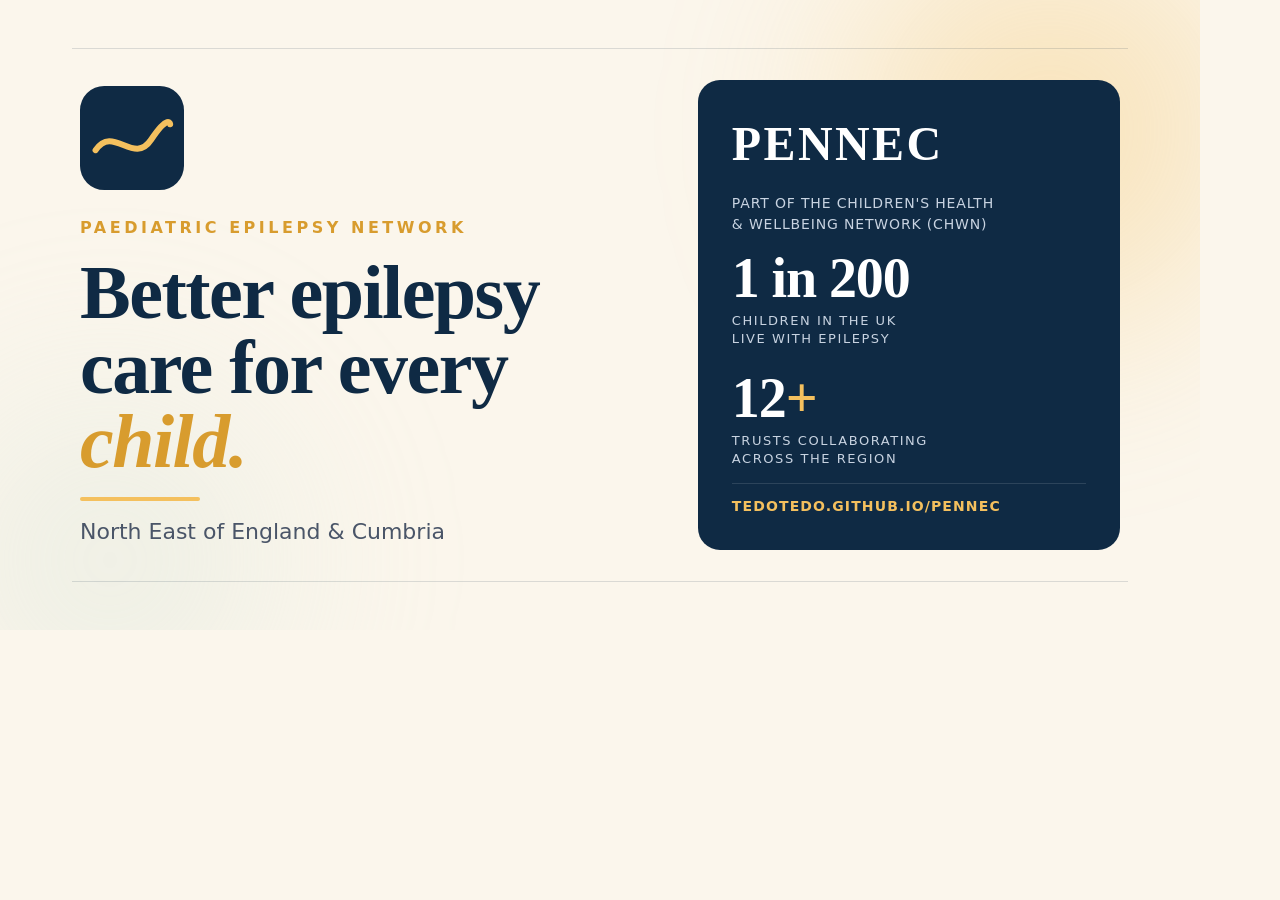
<file: og-card/index.html>
<!doctype html>
<html lang="en-GB">
<head>
<meta charset="utf-8" />
<title>PENNEC — Social card 1200x630</title>
<style>
  html, body { margin: 0; padding: 0; background: #fbf6ec; }
</style>
</head>
<body>

<div data-composition-id="pennec-og" data-width="1200" data-height="630" data-start="0" data-duration="1">

  <div class="bg">
    <div class="glow glow-a"></div>
    <div class="glow glow-b"></div>
    <div class="rule rule-top"></div>
    <div class="rule rule-bottom"></div>
  </div>

  <div class="card">
    <div class="card-left">
      <div class="mark">
        <svg viewBox="0 0 120 120" width="104" height="104">
          <rect width="120" height="120" rx="28" fill="#0f2a44"/>
          <path d="M18 74 C38 44, 62 92, 82 62 S 104 44, 104 44" fill="none" stroke="#f4c05e" stroke-width="7" stroke-linecap="round"/>
        </svg>
      </div>
      <p class="eyebrow">Paediatric Epilepsy Network</p>
      <h1 class="title">
        <span>Better</span> <span>epilepsy</span><br/>
        <span>care</span> <span>for</span> <span>every</span><br/>
        <span class="accent">child.</span>
      </h1>
      <div class="underline"></div>
      <p class="sub">North East of England &amp; Cumbria</p>
    </div>

    <div class="card-right">
      <p class="brand">PENNEC</p>
      <p class="brand-meta">Part of the Children's Health<br/>&amp; Wellbeing Network (CHWN)</p>

      <div class="stats">
        <div class="stat">
          <span class="n">1 in 200</span>
          <span class="l">children in the UK<br/>live with epilepsy</span>
        </div>
        <div class="stat">
          <span class="n">12<em>+</em></span>
          <span class="l">trusts collaborating<br/>across the region</span>
        </div>
      </div>

      <p class="url">tedotedo.github.io/pennec</p>
    </div>
  </div>

  <style>
    [data-composition-id="pennec-og"] {
      position: relative;
      width: 1200px; height: 630px;
      background: #fbf6ec;
      overflow: hidden;
      font-family: "Inter", system-ui, sans-serif;
      color: #0f2a44;
    }
    [data-composition-id="pennec-og"] .bg { position: absolute; inset: 0; z-index: 0; }
    [data-composition-id="pennec-og"] .glow { position: absolute; border-radius: 50%; filter: blur(70px); opacity: .5; }
    [data-composition-id="pennec-og"] .glow-a {
      width: 620px; height: 620px;
      background: radial-gradient(circle, rgba(244,192,94,.85), rgba(244,192,94,0) 70%);
      top: -180px; right: -160px;
    }
    [data-composition-id="pennec-og"] .glow-b {
      width: 540px; height: 540px;
      background: radial-gradient(circle, rgba(207,224,212,.7), rgba(207,224,212,0) 70%);
      bottom: -200px; left: -160px;
    }
    [data-composition-id="pennec-og"] .rule {
      position: absolute; left: 72px; right: 72px; height: 1px; background: rgba(15,42,68,.14);
    }
    [data-composition-id="pennec-og"] .rule-top { top: 48px; }
    [data-composition-id="pennec-og"] .rule-bottom { bottom: 48px; }

    [data-composition-id="pennec-og"] .card {
      position: absolute; inset: 0;
      display: grid; grid-template-columns: 1.35fr 1fr;
      padding: 80px 80px;
      gap: 48px;
      box-sizing: border-box;
      z-index: 2;
    }
    [data-composition-id="pennec-og"] .card-left { display: flex; flex-direction: column; justify-content: center; }
    [data-composition-id="pennec-og"] .mark { margin-bottom: 28px; }
    [data-composition-id="pennec-og"] .mark svg { display: block; }
    [data-composition-id="pennec-og"] .eyebrow {
      font-weight: 600; text-transform: uppercase; letter-spacing: .22em;
      font-size: 16px; color: #d89c2e; margin: 0 0 18px;
    }
    [data-composition-id="pennec-og"] .title {
      font-family: "Fraunces", serif; font-weight: 700;
      font-size: 76px; line-height: .98; letter-spacing: -.02em;
      color: #0f2a44; margin: 0 0 18px;
    }
    [data-composition-id="pennec-og"] .title .accent { font-style: italic; color: #d89c2e; }
    [data-composition-id="pennec-og"] .underline {
      width: 120px; height: 4px; background: #f4c05e; border-radius: 4px; margin-bottom: 18px;
    }
    [data-composition-id="pennec-og"] .sub {
      font-size: 22px; color: #4a5568; margin: 0; font-weight: 500;
    }

    [data-composition-id="pennec-og"] .card-right {
      background: #0f2a44; color: #fff;
      border-radius: 22px;
      padding: 36px 34px;
      display: flex; flex-direction: column; justify-content: space-between;
      position: relative;
    }
    [data-composition-id="pennec-og"] .brand {
      font-family: "Fraunces", serif; font-weight: 700;
      font-size: 48px; letter-spacing: .05em;
      color: #fff; margin: 0 0 8px;
    }
    [data-composition-id="pennec-og"] .brand-meta {
      font-size: 14px; font-weight: 500; color: #c8d3e1;
      letter-spacing: .06em; text-transform: uppercase; line-height: 1.5;
      margin: 0;
    }
    [data-composition-id="pennec-og"] .stats {
      display: flex; flex-direction: column; gap: 22px;
    }
    [data-composition-id="pennec-og"] .stat { display: flex; flex-direction: column; gap: 6px; }
    [data-composition-id="pennec-og"] .stat .n {
      font-family: "Fraunces", serif; font-weight: 700;
      font-size: 56px; line-height: 1; color: #fff;
      font-variant-numeric: tabular-nums; letter-spacing: -.02em;
    }
    [data-composition-id="pennec-og"] .stat .n em { color: #f4c05e; font-style: normal; }
    [data-composition-id="pennec-og"] .stat .l {
      font-size: 13px; color: #c8d3e1; line-height: 1.4;
      text-transform: uppercase; letter-spacing: .12em; font-weight: 500;
    }
    [data-composition-id="pennec-og"] .url {
      font-size: 14px; color: #f4c05e; margin: 0;
      letter-spacing: .08em; text-transform: uppercase; font-weight: 600;
      border-top: 1px solid rgba(255,255,255,.12); padding-top: 14px;
    }
  </style>

  <script src="https://cdn.jsdelivr.net/npm/gsap@3.14.2/dist/gsap.min.js"></script>
  <script>
    window.__timelines = window.__timelines || {};
    const tl = gsap.timeline({ paused: true });
    tl.to({}, { duration: 1 });
    window.__timelines["pennec-og"] = tl;
  </script>
</div>

</body>
</html>
</file>
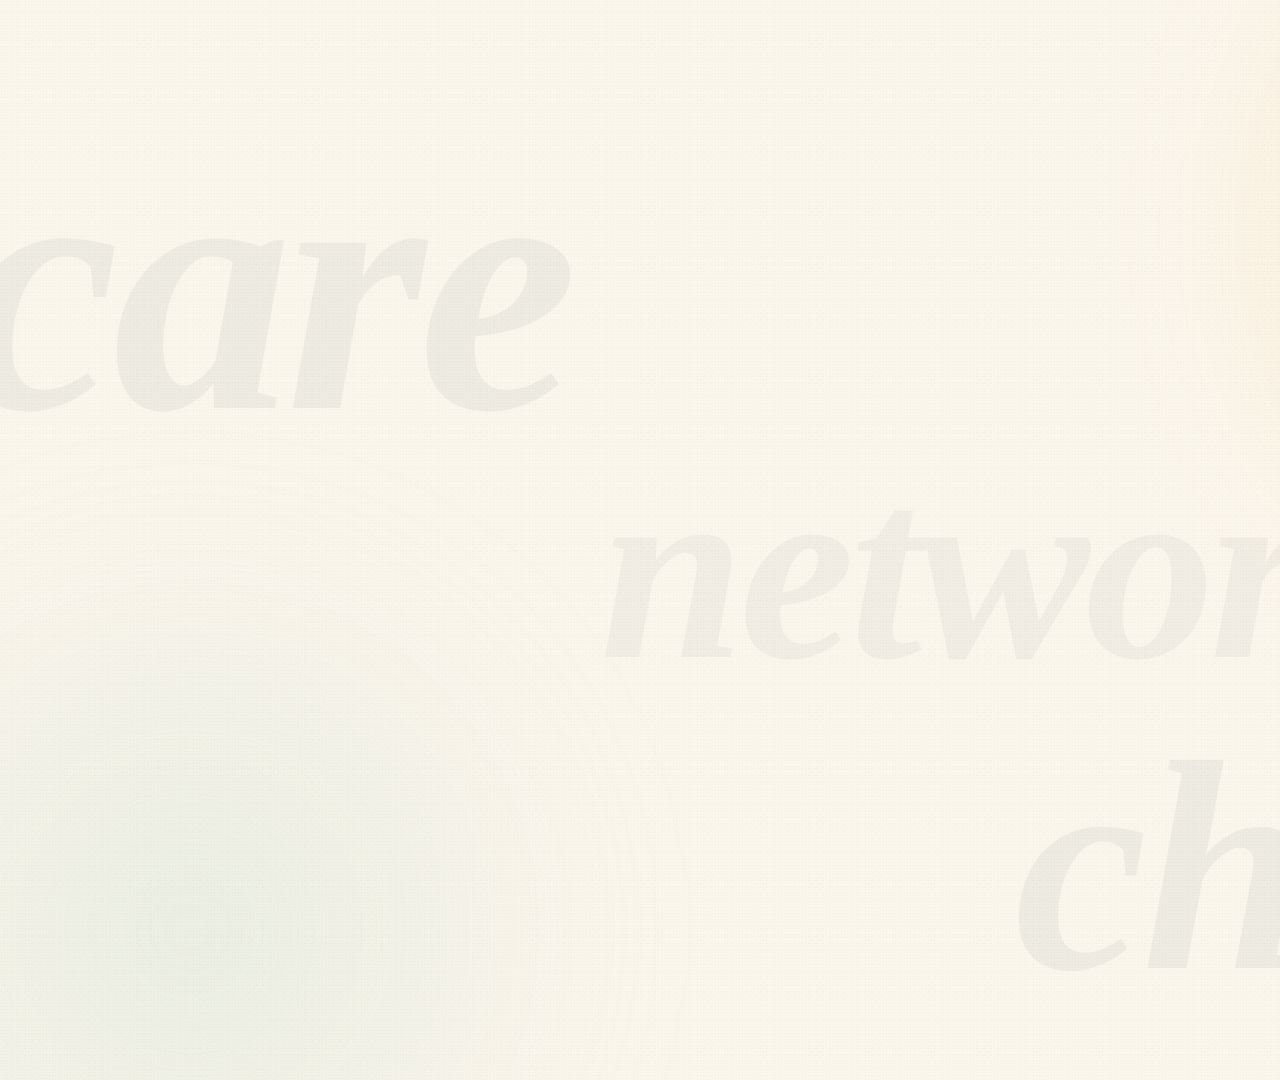
<file: video/index.html>
<!doctype html>
<html lang="en-GB">
<head>
<meta charset="utf-8" />
<title>PENNEC — Hero loop</title>
<style>
  html, body { margin: 0; padding: 0; background: #fbf6ec; }
</style>
</head>
<body>

<div data-composition-id="pennec-hero" data-width="1920" data-height="1080" data-start="0" data-duration="15">

  <!-- ambient background -->
  <div class="bg">
    <div class="glow glow-a"></div>
    <div class="glow glow-b"></div>
    <div class="ghost ghost-1">care</div>
    <div class="ghost ghost-2">children</div>
    <div class="ghost ghost-3">network</div>
    <div class="rule rule-top"></div>
    <div class="rule rule-bottom"></div>
    <div class="grain"></div>
  </div>

  <!-- SCENE 1 — Hero statement -->
  <section class="scene scene-1" id="s1">
    <div class="scene-inner">
      <p class="eyebrow"><span class="dot"></span>PENNEC · North East &amp; Cumbria</p>
      <h1 class="headline">
        <span class="w">Better</span>
        <span class="w">epilepsy</span>
        <span class="w">care</span>
        <span class="w">for</span>
        <span class="w">every</span>
        <span class="w accent">child.</span>
      </h1>
      <div class="underline"></div>
      <p class="kicker">A regional network of clinicians, nurses and families working together.</p>
    </div>
  </section>

  <!-- SCENE 2 — Stats -->
  <section class="scene scene-2" id="s2">
    <div class="scene-inner stats-inner">
      <p class="overline">The scale of what we do</p>
      <div class="stats">
        <div class="stat" id="stat-1">
          <span class="stat-num">1 in 200</span>
          <span class="stat-label">children in the UK live with epilepsy</span>
        </div>
        <div class="divider" id="div-1"></div>
        <div class="stat" id="stat-2">
          <span class="stat-num">12<em>+</em></span>
          <span class="stat-label">trusts collaborating across the region</span>
        </div>
        <div class="divider" id="div-2"></div>
        <div class="stat" id="stat-3">
          <span class="stat-num">4<em>×</em></span>
          <span class="stat-label">network meetings every year</span>
        </div>
      </div>
    </div>
  </section>

  <!-- SCENE 3 — Brand mark -->
  <section class="scene scene-3" id="s3">
    <div class="scene-inner brand-inner">
      <div class="mark">
        <svg viewBox="0 0 160 160" width="160" height="160">
          <rect width="160" height="160" rx="36" fill="#0f2a44"/>
          <path class="wave" d="M24 98 C50 58, 82 122, 108 82 S 140 58, 140 58"
                fill="none" stroke="#f4c05e" stroke-width="8" stroke-linecap="round"/>
        </svg>
      </div>
      <h2 class="mark-title">PENNEC</h2>
      <p class="mark-sub">Paediatric Epilepsy Network<br/>North East &amp; Cumbria</p>
      <p class="mark-tag">Part of the Children's Health and Wellbeing Network</p>
    </div>
  </section>

  <style>
    [data-composition-id="pennec-hero"] {
      position: relative;
      width: 1920px; height: 1080px;
      background: #fbf6ec;
      overflow: hidden;
      font-family: "Inter", system-ui, sans-serif;
      color: #0f2a44;
    }

    /* ---- ambient background ---- */
    [data-composition-id="pennec-hero"] .bg {
      position: absolute; inset: 0; z-index: 0;
    }
    [data-composition-id="pennec-hero"] .glow {
      position: absolute; border-radius: 50%;
      filter: blur(80px);
      opacity: .55;
    }
    [data-composition-id="pennec-hero"] .glow-a {
      width: 900px; height: 900px;
      background: radial-gradient(circle, rgba(244,192,94,.9), rgba(244,192,94,0) 70%);
      top: -220px; right: -200px;
    }
    [data-composition-id="pennec-hero"] .glow-b {
      width: 820px; height: 820px;
      background: radial-gradient(circle, rgba(207,224,212,.8), rgba(207,224,212,0) 70%);
      bottom: -260px; left: -220px;
    }
    [data-composition-id="pennec-hero"] .ghost {
      position: absolute;
      font-family: "Fraunces", serif;
      font-weight: 700;
      font-style: italic;
      color: #0f2a44;
      opacity: .05;
      font-size: 360px;
      letter-spacing: -.02em;
      white-space: nowrap;
      pointer-events: none;
    }
    [data-composition-id="pennec-hero"] .ghost-1 { top: 80px;  left: -40px; }
    [data-composition-id="pennec-hero"] .ghost-2 { bottom: 40px; right: -80px; font-size: 300px; }
    [data-composition-id="pennec-hero"] .ghost-3 { top: 420px; left: 600px; font-size: 260px; opacity: .04; }
    [data-composition-id="pennec-hero"] .rule {
      position: absolute; left: 120px; right: 120px; height: 1px; background: rgba(15,42,68,.14);
    }
    [data-composition-id="pennec-hero"] .rule-top    { top: 90px; }
    [data-composition-id="pennec-hero"] .rule-bottom { bottom: 90px; }
    [data-composition-id="pennec-hero"] .grain {
      position: absolute; inset: 0;
      background-image:
        radial-gradient(rgba(15,42,68,.05) 1px, transparent 1px),
        radial-gradient(rgba(15,42,68,.04) 1px, transparent 1px);
      background-size: 3px 3px, 7px 7px;
      background-position: 0 0, 1px 2px;
      opacity: .5;
      mix-blend-mode: multiply;
    }

    /* ---- scene shell ---- */
    [data-composition-id="pennec-hero"] .scene {
      position: absolute; inset: 0; z-index: 2;
      opacity: 0;
    }
    [data-composition-id="pennec-hero"] .scene-inner {
      position: absolute; inset: 0;
      display: flex; flex-direction: column; justify-content: center;
      padding: 140px 160px;
      box-sizing: border-box;
    }

    /* ---- scene 1 ---- */
    [data-composition-id="pennec-hero"] .eyebrow {
      font-family: "Inter", sans-serif;
      font-weight: 600;
      font-size: 26px;
      letter-spacing: .22em;
      text-transform: uppercase;
      color: #d89c2e;
      margin: 0 0 42px;
      display: inline-flex; align-items: center; gap: 14px;
    }
    [data-composition-id="pennec-hero"] .dot {
      display: inline-block; width: 10px; height: 10px; background: #d89c2e; border-radius: 50%;
    }
    [data-composition-id="pennec-hero"] .headline {
      font-family: "Fraunces", serif;
      font-weight: 700;
      font-size: 168px;
      line-height: .98;
      letter-spacing: -.02em;
      color: #0f2a44;
      margin: 0;
      max-width: 1500px;
    }
    [data-composition-id="pennec-hero"] .headline .w {
      display: inline-block; margin-right: 24px; opacity: 0;
    }
    [data-composition-id="pennec-hero"] .headline .accent {
      font-style: italic;
      color: #d89c2e;
    }
    [data-composition-id="pennec-hero"] .underline {
      width: 0; height: 5px; background: #f4c05e; border-radius: 4px;
      margin: 36px 0 28px;
    }
    [data-composition-id="pennec-hero"] .kicker {
      font-size: 34px;
      color: #4a5568;
      font-weight: 400;
      max-width: 1100px;
      margin: 0;
    }

    /* ---- scene 2 ---- */
    [data-composition-id="pennec-hero"] .stats-inner { justify-content: center; }
    [data-composition-id="pennec-hero"] .overline {
      font-family: "Inter", sans-serif;
      font-weight: 600;
      text-transform: uppercase;
      letter-spacing: .22em;
      font-size: 24px;
      color: #d89c2e;
      margin: 0 0 64px;
    }
    [data-composition-id="pennec-hero"] .stats {
      display: flex; align-items: flex-end; gap: 60px;
    }
    [data-composition-id="pennec-hero"] .stat {
      display: flex; flex-direction: column; gap: 18px; flex: 1;
    }
    [data-composition-id="pennec-hero"] .stat-num {
      font-family: "Fraunces", serif;
      font-weight: 700;
      font-size: 220px;
      line-height: 1;
      letter-spacing: -.03em;
      color: #0f2a44;
      font-variant-numeric: tabular-nums;
    }
    [data-composition-id="pennec-hero"] .stat-num em {
      font-style: normal;
      color: #d89c2e;
    }
    [data-composition-id="pennec-hero"] .stat-label {
      font-family: "Inter", sans-serif;
      font-weight: 500;
      font-size: 28px;
      color: #4a5568;
      max-width: 380px;
      line-height: 1.3;
    }
    [data-composition-id="pennec-hero"] .divider {
      width: 1px; height: 200px; background: rgba(15,42,68,.15);
      transform-origin: top;
    }

    /* ---- scene 3 ---- */
    [data-composition-id="pennec-hero"] .brand-inner {
      align-items: center; text-align: center; justify-content: center;
    }
    [data-composition-id="pennec-hero"] .mark { margin-bottom: 48px; }
    [data-composition-id="pennec-hero"] .mark svg { display: block; }
    [data-composition-id="pennec-hero"] .mark .wave {
      stroke-dasharray: 240;
      stroke-dashoffset: 240;
    }
    [data-composition-id="pennec-hero"] .mark-title {
      font-family: "Fraunces", serif;
      font-weight: 700;
      font-size: 200px;
      letter-spacing: .04em;
      line-height: 1;
      color: #0f2a44;
      margin: 0 0 30px;
    }
    [data-composition-id="pennec-hero"] .mark-sub {
      font-family: "Inter", sans-serif;
      font-weight: 500;
      font-size: 42px;
      color: #4a5568;
      line-height: 1.3;
      margin: 0 0 46px;
    }
    [data-composition-id="pennec-hero"] .mark-tag {
      font-family: "Inter", sans-serif;
      font-weight: 600;
      text-transform: uppercase;
      letter-spacing: .2em;
      font-size: 22px;
      color: #d89c2e;
      margin: 0;
      padding: 14px 28px;
      border-top: 1px solid rgba(15,42,68,.14);
      border-bottom: 1px solid rgba(15,42,68,.14);
    }
  </style>

  <script src="https://cdn.jsdelivr.net/npm/gsap@3.14.2/dist/gsap.min.js"></script>
  <script>
    window.__timelines = window.__timelines || {};
    const tl = gsap.timeline({ paused: true });

    // ============================================================
    // AMBIENT BACKGROUND — breathes throughout the whole loop
    // ============================================================
    tl.to(".glow-a", { scale: 1.08, duration: 7, ease: "sine.inOut", yoyo: true, repeat: 2 }, 0);
    tl.to(".glow-b", { scale: 1.12, duration: 8, ease: "sine.inOut", yoyo: true, repeat: 2 }, 0.5);
    tl.to(".ghost-1", { x: 40, duration: 12, ease: "sine.inOut", yoyo: true, repeat: 1 }, 0);
    tl.to(".ghost-2", { x: -60, duration: 14, ease: "sine.inOut", yoyo: true, repeat: 1 }, 0);
    tl.to(".ghost-3", { x: 30, y: -20, duration: 16, ease: "sine.inOut", yoyo: true, repeat: 1 }, 0);

    // rules draw in once at start
    tl.fromTo(".rule-top",    { scaleX: 0, transformOrigin: "left" }, { scaleX: 1, duration: 1.6, ease: "power3.out" }, 0.1);
    tl.fromTo(".rule-bottom", { scaleX: 0, transformOrigin: "right" }, { scaleX: 1, duration: 1.6, ease: "power3.out" }, 0.2);

    // ============================================================
    // SCENE 1 — 0.0 to 5.2s
    // ============================================================
    tl.to("#s1", { opacity: 1, duration: 0.01 }, 0.2);

    tl.from(".eyebrow", { y: 30, opacity: 0, duration: 0.7, ease: "power3.out" }, 0.3);
    tl.to(".headline .w", { opacity: 1, y: 0, duration: 0.7, ease: "expo.out", stagger: 0.1, overwrite: "auto" }, 0.55);
    tl.set(".headline .w", { y: 60 }, 0);
    tl.to(".underline", { width: 280, duration: 0.9, ease: "power3.out" }, 1.9);
    tl.from(".kicker", { y: 24, opacity: 0, duration: 0.8, ease: "power2.out" }, 2.1);

    // Scene 1 crossfade out into Scene 2
    tl.to("#s1", { opacity: 0, duration: 0.7, ease: "power2.inOut" }, 5.0);

    // ============================================================
    // SCENE 2 — 5.3 to 10.3s
    // ============================================================
    tl.to("#s2", { opacity: 1, duration: 0.7, ease: "power2.inOut" }, 5.0);

    tl.from(".overline", { y: 20, opacity: 0, duration: 0.6, ease: "power3.out" }, 5.4);
    tl.from("#stat-1 .stat-num",  { y: 60, opacity: 0, duration: 0.8, ease: "expo.out" }, 5.6);
    tl.from("#stat-1 .stat-label",{ y: 20, opacity: 0, duration: 0.6, ease: "power2.out" }, 5.9);
    tl.fromTo("#div-1", { scaleY: 0, transformOrigin: "top" }, { scaleY: 1, duration: 0.6, ease: "power3.out" }, 6.0);

    tl.from("#stat-2 .stat-num",  { y: 60, opacity: 0, duration: 0.8, ease: "back.out(1.2)" }, 6.2);
    tl.from("#stat-2 .stat-label",{ y: 20, opacity: 0, duration: 0.6, ease: "power2.out" }, 6.5);
    tl.fromTo("#div-2", { scaleY: 0, transformOrigin: "top" }, { scaleY: 1, duration: 0.6, ease: "power3.out" }, 6.6);

    tl.from("#stat-3 .stat-num",  { y: 60, opacity: 0, duration: 0.8, ease: "expo.out" }, 6.8);
    tl.from("#stat-3 .stat-label",{ y: 20, opacity: 0, duration: 0.6, ease: "power2.out" }, 7.1);

    // Scene 2 crossfade out into Scene 3
    tl.to("#s2", { opacity: 0, duration: 0.7, ease: "power2.inOut" }, 10.0);

    // ============================================================
    // SCENE 3 — 10.3 to 15.0s
    // ============================================================
    tl.to("#s3", { opacity: 1, duration: 0.7, ease: "power2.inOut" }, 10.0);

    tl.from(".mark svg", { scale: 0.6, opacity: 0, duration: 0.9, ease: "back.out(1.4)" }, 10.5);
    tl.to(".mark .wave", { strokeDashoffset: 0, duration: 1.2, ease: "power2.inOut" }, 10.8);
    tl.from(".mark-title", { y: 40, opacity: 0, duration: 0.8, ease: "expo.out" }, 11.3);
    tl.from(".mark-sub",   { y: 24, opacity: 0, duration: 0.7, ease: "power3.out" }, 11.7);
    tl.from(".mark-tag",   { y: 18, opacity: 0, duration: 0.6, ease: "power2.out" }, 12.0);

    window.__timelines["pennec-hero"] = tl;
  </script>
</div>

</body>
</html>
</file>
